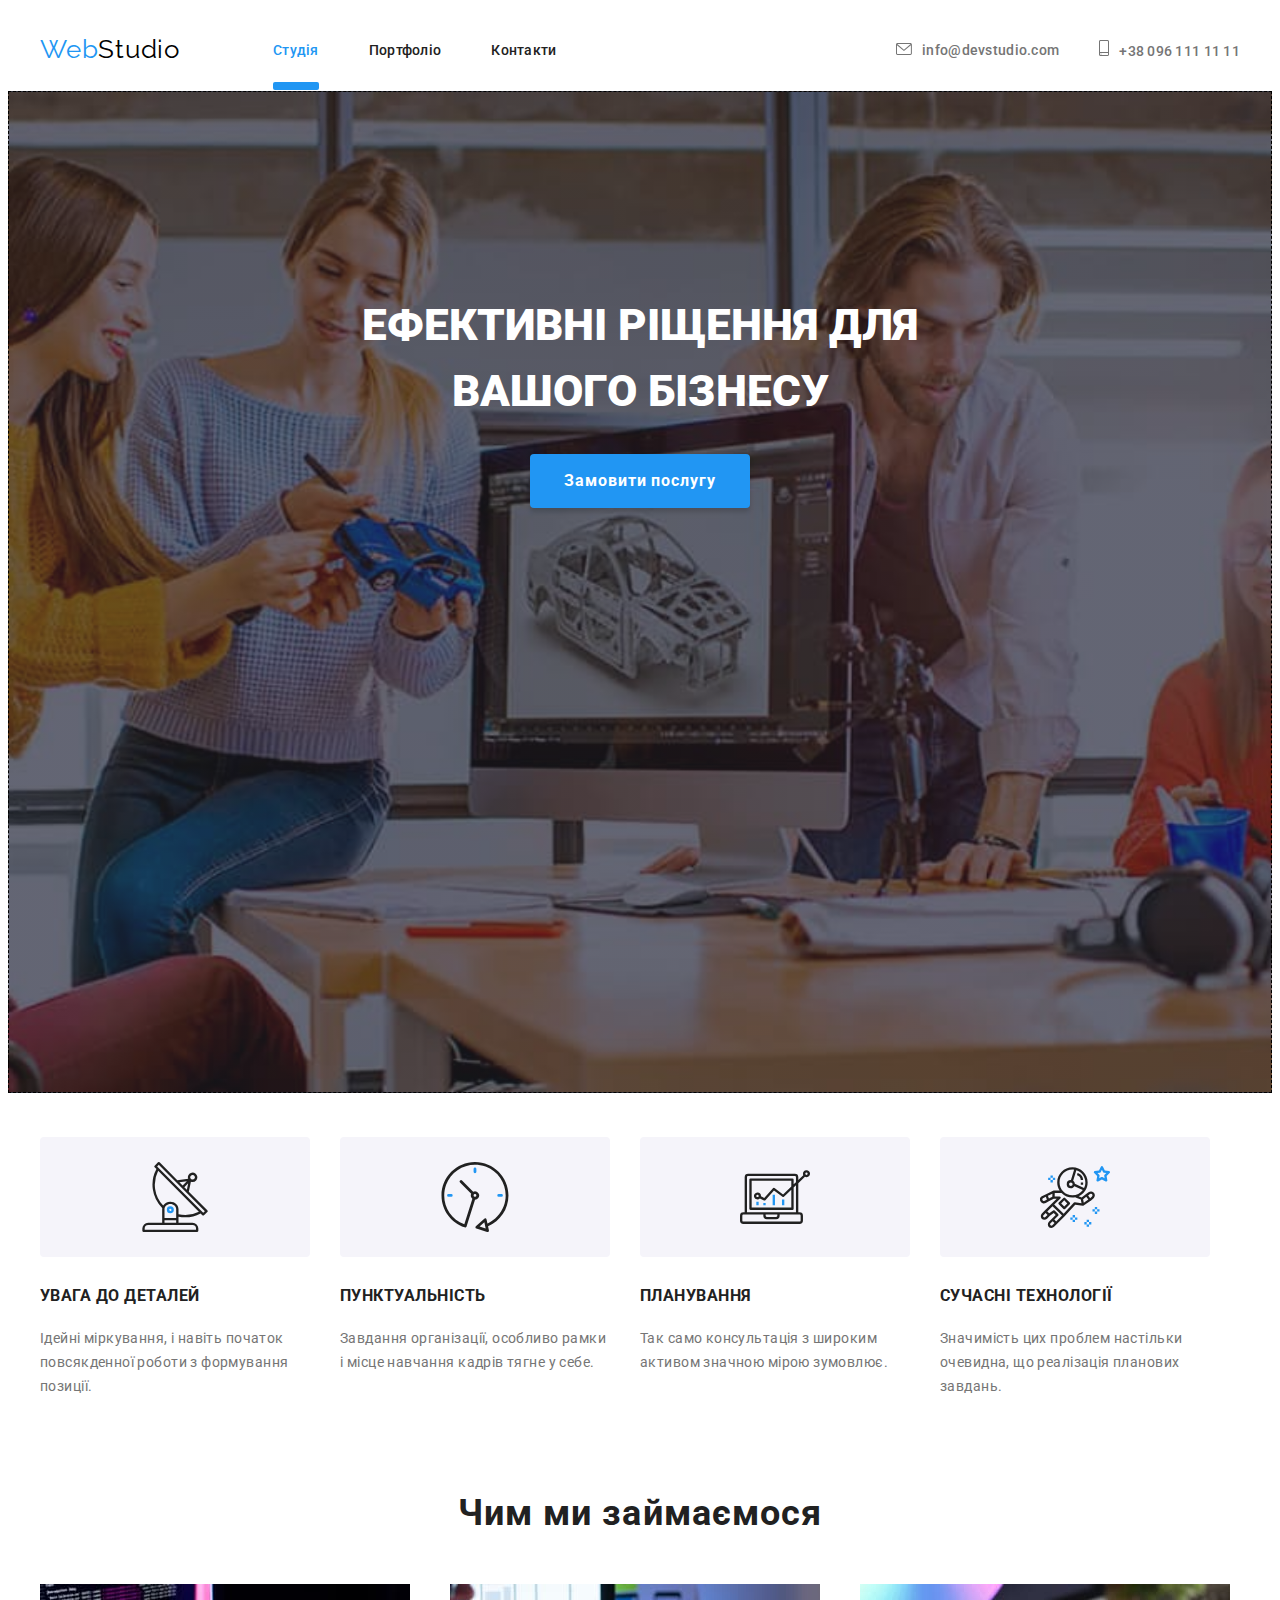
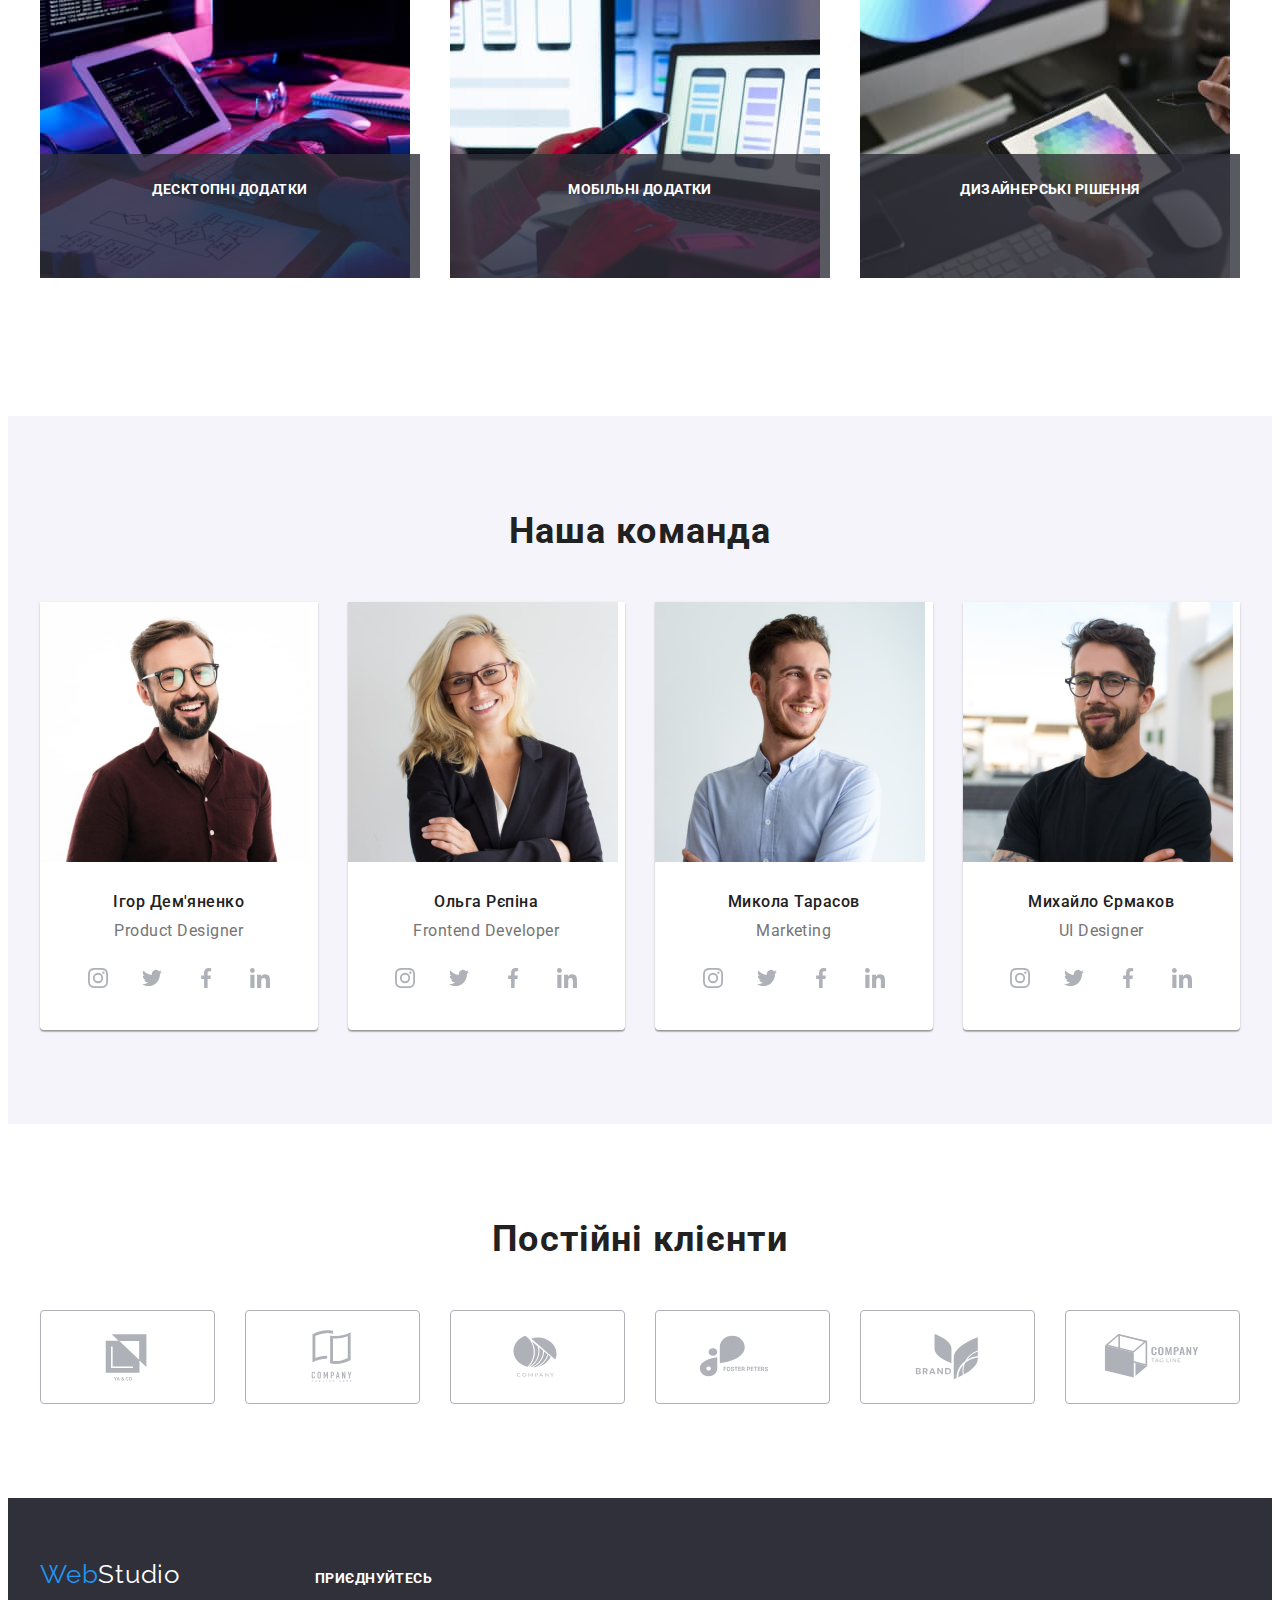
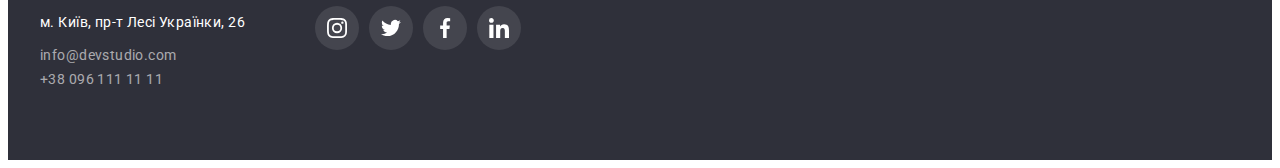
<file: index.html>
<!DOCTYPE html>
<html lang="uk">
  <head>
    <meta charset="UTF-8" />
    <meta name="viewport" content="width=device-width, initial-scale=1.0" />
    <link rel="preconnect" href="https://fonts.googleapis.com" />
    <link rel="preconnect" href="https://fonts.gstatic.com" crossorigin />
    <link
      href="https://fonts.googleapis.com/css2?family=Roboto:wght@400;500;700;900&display=swap"
      rel="stylesheet"
    />
    <link rel="preconnect" href="https://fonts.googleapis.com" />
    <link rel="preconnect" href="https://fonts.gstatic.com" crossorigin />
    <link
      href="https://fonts.googleapis.com/css2?family=Raleway:wght@700&display=swap"
      rel="stylesheet"
    />
    <link
      rel="stylesheet"
      href="https://cdnjs.cloudflare.com/ajax/libs/modern-normalize/1.1.0/modern-normalize.min.css"
      integrity="sha512-wpPYUAdjBVSE4KJnH1VR1HeZfpl1ub8YT/NKx4PuQ5NmX2tKuGu6U/JRp5y+Y8XG2tV+wKQpNHVUX03MfMFn9Q=="
      crossorigin="anonymous"
      referrerpolicy="no-referrer"
    />
    <link rel="stylesheet" href="./css/styles.css" />
    <title>WebStudio</title>
  </head>
  <body>
    <header class="navigation">
      <div class="container">
        <nav class="main-nav">
          <a class="logo-link" href="/index.html">Web<span class="logo-header">Studio</span></a>
          <ul class="site-nav">
            <li class="nav-unit first-unit"><a href="./index.html" class="link current-page">Студія</a></li>
            <li class="nav-unit"><a href="./portfolio.html" class="link">Портфоліо</a></li>
            <li class="nav-unit"><a href="#" class="link">Контакти</a></li>
          </ul>
        </nav>
        <ul class="contact">
          <li class="contact-unit">
            <a href="mailto:info@devstudio.com" class="link link-mail"
              ><svg class="icon-envelope"><use href="./images/icons.svg#icon-envelope"></use></svg>info@devstudio.com</a
            >
          </li >
          <li class="contact-unit">
            <a href="tel:+380961111111" class="link link-tel"
              ><svg class="icon-tel"><use href="./images/icons.svg#icon-smartphone"></use></svg>+38 096 111 11 11</a
            >
          </li>
        </ul>
      </div>
    </header>
    <main>
      <section class="bunner overlay">
        <div class="container">
        <h1 class="bunner-title">ЕФЕКТИВНІ РІЩЕННЯ ДЛЯ <br />ВАШОГО БІЗНЕСУ</h1>
        <button type="button" class="button" data-modal-open>Замовити послугу</button>
      </div>
      </section>
      <section class="benefits">
        <div class="container">
        <h2 class="hidden">Наші переваги</h2>
        <ul class="benefit-container">
          <li class="unit">
            <div class="benefit-item">
              <svg class="benefit-icon" width="70" height="70"><use href="./images/icons.svg#icon-antenna"></use></svg>
            </div>
            <h3 class="title-benefits">УВАГА ДО ДЕТАЛЕЙ</h3>
            <p class="article-benefits">
              Ідейні міркування, і навіть початок повсякденної роботи з
              формування позиції.
            </p>
          </li>
          <li class="unit">
            <div class="benefit-item">
              <svg class="benefit-icon" width="70" height="70"><use href="./images/icons.svg#icon-clock"></use></svg>
            </div>
            <h3 class="title-benefits">ПУНКТУАЛЬНІСТЬ</h3>
            <p class="article-benefits">
              Завдання організації, особливо рамки і місце навчання кадрів тягне
              у себе.
            </p>
          </li>
          <li class="unit">
            <div class="benefit-item">
              <svg class="benefit-icon" width="70" height="70"><use href="./images/icons.svg#icon-diagram"></use></svg>
            </div>
            <h3 class="title-benefits">ПЛАНУВАННЯ</h3>
            <p class="article-benefits">
              Так само консультація з широким активом значною мірою зумовлює.
            </p>
          </li>
          <li class="unit">
            <div class="benefit-item">
              <svg class="benefit-icon" width="70" height="70"><use href="./images/icons.svg#icon-astronaut"></use></svg>
            </div>
            <h3 class="title-benefits">СУЧАСНІ ТЕХНОЛОГІЇ</h3>
            <p class="article-benefits">
              Значимість цих проблем настільки очевидна, що реалізація планових
              завдань.
            </p>
          </li>
        </ul>
      </div>
      </section>
      <section class="our-work">
        <div class="container">
        <h2 class="section-title">Чим ми займаємося</h2>
        <ul class="work">
          <li class="work-item">
            <div class="image-box">
            <img src="./images/img1.jpg" width="370" alt="Десктопні додатки" />
            <p class="label">Десктопні додатки</p>
          </div>
          </li>
          <li class="work-item">
            <div class="image-box">
            <img src="./images/img2.jpg" width="370" alt="Мобільні додатки" />
            <p class="label">Мобільні додатки</p>
          </div>
          </li>
          <li class="work-item">
            <div class="image-box">
            <img src="./images/img3.jpg" width="370" alt="Дизайнерські рішення"/>
            <p class="label">Дизайнерські рішення</p>
          </div>
          </li>
        </ul>
      </div>
    </section>
    <section class="people section">
      <div class="container">
      <h2 class="section-people">Наша команда</h2>
      <ul class="people-list">
        <li class="people-items">
          <img src="./images/igor.jpg" width="270" alt="Ігор Дем'яненко" />
          <h3 class="section-people-h3">Ігор Дем'яненко</h3>
          <p class="people-article">Product Designer</p>
          <ul class="people-soc-list">
            <li class="people-soc-items"><a href="#" class="people-soc-link link"><svg class="people-social-icons" width="20" height="20"><use href="./images/icons.svg#icon-instagram"></use></svg></a></li>
            <li class="people-soc-items"><a href="#" class="people-soc-link link"><svg class="people-social-icons" width="20" height="20"><use href="./images/icons.svg#icon-twitter"></use></svg></a></li>
            <li class="people-soc-items"><a href="#" class="people-soc-link link"><svg class="people-social-icons" width="20" height="20"><use href="./images/icons.svg#icon-facebook"></use></svg></a></li>
            <li class="people-soc-items"><a href="#" class="people-soc-link link"><svg class="people-social-icons" width="20" height="20"><use href="./images/icons.svg#icon-linkedin"></use></svg></a></li>
          </ul>
        </li>
        <li class="people-items">
          <img src="./images/olga.jpg" width="270" alt="Ольга Рєпіна" />
          <h3 class="section-people-h3">Ольга Рєпіна</h3>
          <p class="people-article">Frontend Developer</p>
          <ul class="people-soc-list">
            <li class="people-soc-items"><a href="#" class="people-soc-link link"><svg class="people-social-icons" width="20" height="20"><use href="./images/icons.svg#icon-instagram"></use></svg></a></li>
            <li class="people-soc-items"><a href="#" class="people-soc-link link"><svg class="people-social-icons" width="20" height="20"><use href="./images/icons.svg#icon-twitter"></use></svg></a></li>
            <li class="people-soc-items"><a href="#" class="people-soc-link link"><svg class="people-social-icons" width="20" height="20"><use href="./images/icons.svg#icon-facebook"></use></svg></a></li>
            <li class="people-soc-items"><a href="#" class="people-soc-link link"><svg class="people-social-icons" width="20" height="20"><use href="./images/icons.svg#icon-linkedin"></use></svg></a></li>
          </ul>
        </li>
        <li class="people-items">
          <img src="./images/nick.jpg" width="270" alt="Микола Тарасов" />
          <h3 class="section-people-h3">Микола Тарасов</h3>
          <p class="people-article">Marketing</p>
          <ul class="people-soc-list">
            <li class="people-soc-items"><a href="#" class="people-soc-link link"><svg class="people-social-icons" width="20" height="20"><use href="./images/icons.svg#icon-instagram"></use></svg></a></li>
            <li class="people-soc-items"><a href="#" class="people-soc-link link"><svg class="people-social-icons" width="20" height="20"><use href="./images/icons.svg#icon-twitter"></use></svg></a></li>
            <li class="people-soc-items"><a href="#" class="people-soc-link link"><svg class="people-social-icons" width="20" height="20"><use href="./images/icons.svg#icon-facebook"></use></svg></a></li>
            <li class="people-soc-items"><a href="#" class="people-soc-link link"><svg class="people-social-icons" width="20" height="20"><use href="./images/icons.svg#icon-linkedin"></use></svg></a></li>
          </ul>
        </li>
        <li class="people-items">
          <img src="./images/mikhail.jpg" width="270" alt="Михайло Єрмаков" />
          <h3 class="section-people-h3">Михайло Єрмаков</h3>
          <p class="people-article">UI Designer</p>
          <ul class="people-soc-list">
            <li class="people-soc-items"><a href="#" class="people-soc-link link"><svg class="people-social-icons" width="20" height="20"><use href="./images/icons.svg#icon-instagram"></use></svg></a></li>
            <li class="people-soc-items"><a href="#" class="people-soc-link link"><svg class="people-social-icons" width="20" height="20"><use href="./images/icons.svg#icon-twitter"></use></svg></a></li>
            <li class="people-soc-items"><a href="#" class="people-soc-link link"><svg class="people-social-icons" width="20" height="20"><use href="./images/icons.svg#icon-facebook"></use></svg></a></li>
            <li class="people-soc-items"><a href="#" class="people-soc-link link"><svg class="people-social-icons" width="20" height="20"><use href="./images/icons.svg#icon-linkedin"></use></svg></a></li>
          </ul>
        </li>
      </ul>
    </div>
    </section>
    <section class="clients section">
      <div class="container">
     <h2 class="clients-title">Постійні клієнти</h2>
     <ul class="clients-list">
      <li class="clients-items"><a href="#" class="clients-link"><svg class="clients-icons" ><use href="./images/icons.svg#icon-client1"></use></svg></a></li>
      <li class="clients-items"><a href="#" class="clients-link"><svg class="clients-icons"><use href="./images/icons.svg#icon-client2"></use></svg></a></li>
      <li class="clients-items"><a href="#" class="clients-link"><svg class="clients-icons"><use href="./images/icons.svg#icon-client3"></use></svg></a></li>
      <li class="clients-items"><a href="#" class="clients-link"><svg class="clients-icons"><use href="./images/icons.svg#icon-client4"></use></svg></a></li>
      <li class="clients-items"><a href="#" class="clients-link"><svg class="clients-icons"><use href="./images/icons.svg#icon-client5"></use></svg></a></li>
      <li class="clients-items"><a href="#" class="clients-link"><svg class="clients-icons"><use href="./images/icons.svg#icon-client6"></use></svg></a></li>
     </ul>
    </div>
    </section>
    </main>
    <footer class="footer">
      <div class="container footer-container">
      <div class="first-column">
      <a class="logo-link" href="/index.html"
        >Web<span class="logo-footer">Studio</span></a>
      <address class="adress">
        <p class="footer-article">м. Київ, пр-т Лесі Українки, 26</p>
        <ul class="contact">
          <li class="mail">
            <a href="mailto:info@devstudio.com" class="link"
              >info@devstudio.com</a>
          </li>
          <li class="phone">
            <a href="tel:+380961111111" class="link">+38 096 111 11 11</a>
          </li>
        </ul>
      </address>
    </div>
    <div class="second-colum">
      <p class="join">ПРИЄДНУЙТЕСЬ</p>
      <ul class="our-soc-list">
        <li class="our-soc-items"><a href="#" class="our-soc-link link"><svg class="our-social-icons" width="20" height="20"><use href="./images/icons.svg#icon-instagram"></use></svg></a></li>
        <li class="our-soc-items"><a href="#" class="our-soc-link link"><svg class="our-social-icons" width="20" height="20"><use href="./images/icons.svg#icon-twitter"></use></svg></a></li>
        <li class="our-soc-items"><a href="#" class="our-soc-link link"><svg class="our-social-icons" width="20" height="20"><use href="./images/icons.svg#icon-facebook"></use></svg></a></li>
        <li class="our-soc-items"><a href="#" class="our-soc-link link"><svg class="our-social-icons" width="20" height="20"><use href="./images/icons.svg#icon-linkedin"></use></svg></a></li>
      </ul>
      </div>
    </div>
    </footer>
    <div class="backdrop is-hidden" data-modal>
      <div class="modal">
      <button data-modal-close class="btn-close"><svg class="icon-close" width="11" height="11"><use href="./images/icons.svg#icon-close"></use></svg></button>
      </div>
      </div>
    <script src="./js/modal.js"></script>
  </body>
</html>
</file>
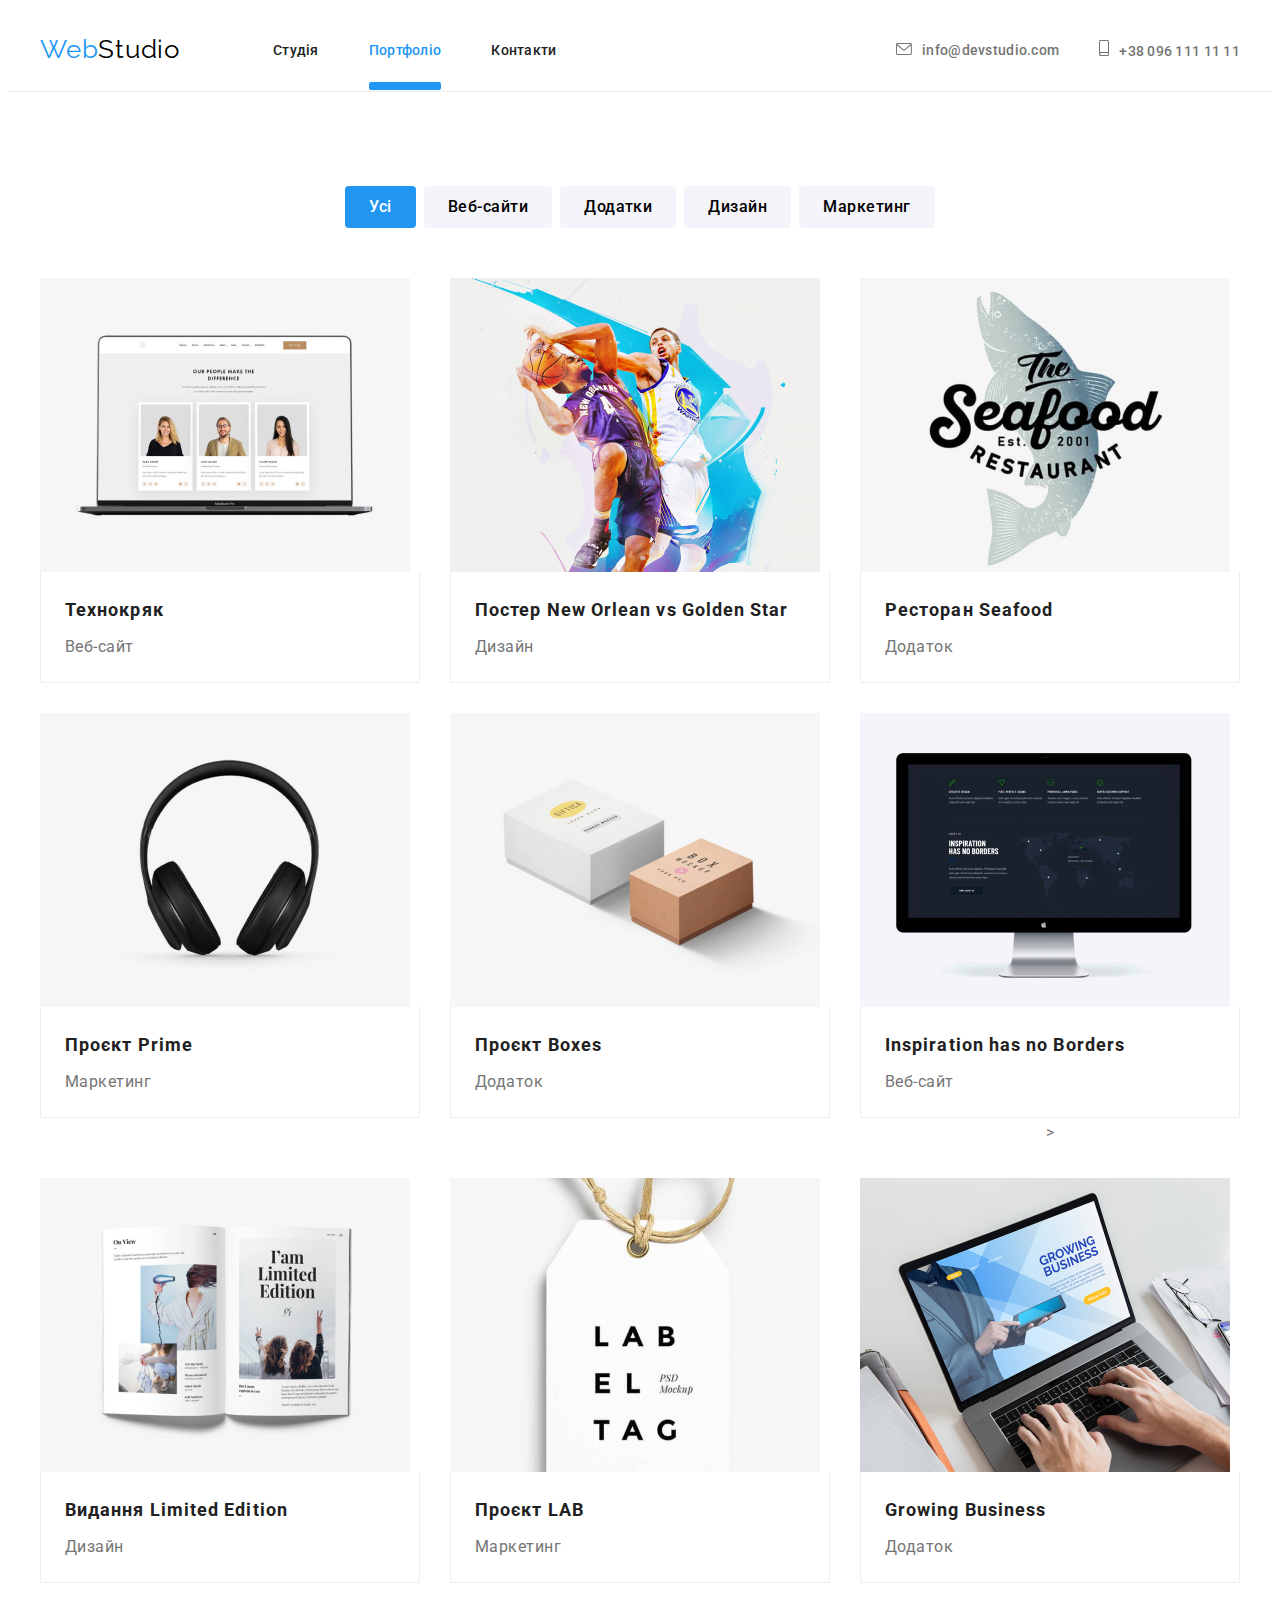
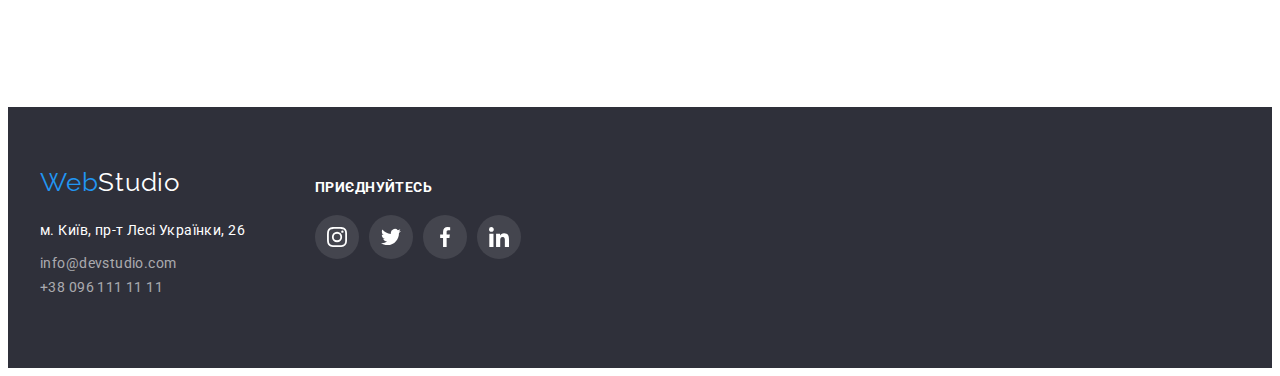
<file: portfolio.html>
<!DOCTYPE html>
<html lang="uk">
<head>
    <meta charset="UTF-8">
    <meta name="viewport" content="width=device-width, initial-scale=1.0">
    <link rel="preconnect" href="https://fonts.googleapis.com">
    <link rel="preconnect" href="https://fonts.gstatic.com" crossorigin>
    <link href="https://fonts.googleapis.com/css2?family=Roboto:wght@400;500;700;900&display=swap" rel="stylesheet">
    <link rel="preconnect" href="https://fonts.googleapis.com">
    <link rel="preconnect" href="https://fonts.gstatic.com" crossorigin>
    <link href="https://fonts.googleapis.com/css2?family=Raleway:wght@700&display=swap" rel="stylesheet">
    <link
    rel="stylesheet"
    href="https://cdnjs.cloudflare.com/ajax/libs/modern-normalize/1.1.0/modern-normalize.min.css"
    integrity="sha512-wpPYUAdjBVSE4KJnH1VR1HeZfpl1ub8YT/NKx4PuQ5NmX2tKuGu6U/JRp5y+Y8XG2tV+wKQpNHVUX03MfMFn9Q=="
    crossorigin="anonymous"
    referrerpolicy="no-referrer"
  />
  <link rel="stylesheet" href="./css/styles.css">
    <title>Document</title>
</head>
<body>
  <header class="navigation portfolio-navigation">
    <div class="container">
      <nav class="main-nav">
        <a class="logo-link" href="/index.html">Web<span class="logo-header">Studio</span></a>
        <ul class="site-nav">
          <li class="nav-unit first-unit"><a href="./index.html" class="link">Студія</a></li>
          <li class="nav-unit"><a href="./portfolio.html" class="link current-page">Портфоліо</a></li>
          <li class="nav-unit"><a href="#" class="link">Контакти</a></li>
        </ul>
      </nav>
      <ul class="contact">
        <li class="contact-unit">
          <a href="mailto:info@devstudio.com" class="link link-mail"
            ><svg class="icon-envelope"><use href="./images/icons.svg#icon-envelope"></use></svg>info@devstudio.com</a
          >
        </li >
        <li class="contact-unit">
          <a href="tel:+380961111111" class="link link-tel"
            ><svg class="icon-tel"><use href="./images/icons.svg#icon-smartphone"></use></svg>+38 096 111 11 11</a
          >
        </li>
      </ul>
    </div>
  </header>
    <main>
        <section class="portfolio section">
            <div class="container">
            <h2 class="hidden">Портфоліо</h2>
        <ul class="portfolio-button">
            <li class="item"><button type="button" class="button active-button">Усі</button></li>
            <li class="item"><button type="button" class="button">Веб-сайти</button></li>
            <li class="item"><button type="button" class="button">Додатки</button></li>
            <li class="item"><button type="button" class="button">Дизайн</button></li>
            <li class="item"><button type="button" class="button">Маркетинг</button></li>
        </ul>
        <ul class="projects">
            <li class="item">
              <a class="project-site" href="#">
                <div class="project-site">
                 <div class="image" >
                  <img src="./images/tekno.jpg" width="370" alt="Технокряк">
                <div class="popup-box"><p class="popup-text">Ресурс пропонує комплексні пропозиції з різним рівнем функціоналу та сервісів. Все це дозволить відвідувачу отримати вичерпні відомості про компанію чи приватну особу.</p>
                </div>
                </div>
                <div class="projects-box">
                <h3 class="title">Технокряк</h3>
                <p>Веб-сайт</p>
              </div>
                </div>
              </a>
            </li>
            <li class="item">
              <a class="project-site" href="#">
                <div class="project-site">
                <div class="image" >
                <img src="./images/poster.jpg" width="370" alt="Постер New Orlean vs Golden Star">
              <div class="popup-box"><p class="popup-text">Ресурс пропонує комплексні пропозиції з різним рівнем функціоналу та сервісів. Все це дозволить відвідувачу отримати вичерпні відомості про компанію чи приватну особу.</p>
              </div>
              </div>
                <div class="projects-box">
                <h3 class="title">Постер New Orlean vs Golden Star</h3>
                <p>Дизайн</p></div>
              </div>
            </a>
            </li>
            <li class="item">
                <a class="project-site" href="#">
                <div class="project-site">
                  <div class="image" >
                    <img src="./images/resto.jpg" width="370" alt="Ресторан Seafood">
                <div class="popup-box"><p class="popup-text">Ресурс пропонує комплексні пропозиції з різним рівнем функціоналу та сервісів. Все це дозволить відвідувачу отримати вичерпні відомості про компанію чи приватну особу.</p>
                </div>
                </div>
                <div class="projects-box">
                <h3 class="title">Ресторан Seafood</h3>
                <p>Додаток</p></div>
                </div></a>
            </li>
            <li class="item">
                <a class="project-site" href="#">
                <div class="project-site">
                <div class="image" >
                  <img src="./images/prime.jpg" width="370" alt="Проєкт Prime">
              <div class="popup-box"><p class="popup-text">Ресурс пропонує комплексні пропозиції з різним рівнем функціоналу та сервісів. Все це дозволить відвідувачу отримати вичерпні відомості про компанію чи приватну особу.</p>
              </div>
              </div>
                <div class="projects-box">
                <h3 class="title">Проєкт Prime</h3>
                <p>Маркетинг</p></div>
                </div></a>
            </li>
            <li class="item">
                <a class="project-site" href="#">
                <div class="project-site">
                <div class="image" >
                  <img src="./images/boxes.jpg" width="370" alt="Проєкт Boxes">
              <div class="popup-box"><p class="popup-text">Ресурс пропонує комплексні пропозиції з різним рівнем функціоналу та сервісів. Все це дозволить відвідувачу отримати вичерпні відомості про компанію чи приватну особу.</p>
              </div>
              </div>
                <div class="projects-box">
                <h3 class="title">Проєкт Boxes</h3>
                <p>Додаток</p></div>
                </div></a>
            </li>
            <li class="item">
                <a class="project-site" href="#">
                <div class="project-site">
                
                <div class="image" >
                  <img src="./images/inspiration.jpg" width="370" alt="Inspiration has no Borders">
              <div class="popup-box"><p class="popup-text">Ресурс пропонує комплексні пропозиції з різним рівнем функціоналу та сервісів. Все це дозволить відвідувачу отримати вичерпні відомості про компанію чи приватну особу.</p>
              </div>
              </div>
                <div class="projects-box">
                <h3 class="title">Inspiration has no Borders</h3>
                <p>Веб-сайт</p></div>
                </div></a>>
            </li>
            <li class="item">
                <a class="project-site" href="#">
                <div class="project-site">
                
                <div class="image" >
                  <img src="./images/vidannya.jpg" width="370" alt="Видання Limited Edition">
              <div class="popup-box"><p class="popup-text">Ресурс пропонує комплексні пропозиції з різним рівнем функціоналу та сервісів. Все це дозволить відвідувачу отримати вичерпні відомості про компанію чи приватну особу.</p>
              </div>
              </div>
                <div class="projects-box">
                <h3 class="title">Видання Limited Edition</h3>
                <p>Дизайн</p></div>
                </div></a>              
            </li>
            <li class="item">
                <a class="project-site" href="#">
                <div class="project-site">
                
                <div class="image" >
                  <img src="./images/lab.jpg" width="370" alt="Проєкт LAB">
              <div class="popup-box"><p class="popup-text">Ресурс пропонує комплексні пропозиції з різним рівнем функціоналу та сервісів. Все це дозволить відвідувачу отримати вичерпні відомості про компанію чи приватну особу.</p>
              </div>
              </div>
                <div class="projects-box">
                <h3 class="title">Проєкт LAB</h3>
                <p>Маркетинг</p></div>
                </div></a>
            </li>
            <li class="item">
                <a class="project-site" href="#">
                <div class="project-site">
                
                <div class="image" >
                  <img src="./images/business.jpg" width="370" alt="Growing Business">
              <div class="popup-box"><p class="popup-text">Ресурс пропонує комплексні пропозиції з різним рівнем функціоналу та сервісів. Все це дозволить відвідувачу отримати вичерпні відомості про компанію чи приватну особу.</p>
              </div>
              </div>
                <div class="projects-box">
                <h3 class="title">Growing Business</h3>
                <p>Додаток</p></div>
                </div></a>
            </li>
        </ul>
    </div>
        </section>
    </main>
    <footer class="footer">
      <div class="container">
        <ul class="footer-colums">
          <li class="first-column">
      <a class="logo-link" href="/index.html"
        >Web<span class="logo-footer">Studio</span></a      >
      <address class="adress">
        <p class="footer-article">м. Київ, пр-т Лесі Українки, 26</p>
        <ul class="contact">
          <li class="mail">
            <a href="mailto:info@devstudio.com" class="link"
              >info@devstudio.com</a
            >
          </li>
          <li class="phone">
            <a href="tel:+380961111111" class="link">+38 096 111 11 11</a>
          </li>
        </ul>
      </address>
    </li>
    <li class="second-column">
      <p class="join">ПРИЄДНУЙТЕСЬ</p>
      <ul class="our-soc-list">
        <li class="our-soc-items"><a href="#" class="our-soc-link link"><svg class="our-social-icons" width="20" height="20"><use href="./images/icons.svg#icon-instagram"></use></svg></a></li>
        <li class="our-soc-items"><a href="#" class="our-soc-link link"><svg class="our-social-icons" width="20" height="20"><use href="./images/icons.svg#icon-twitter"></use></svg></a></li>
        <li class="our-soc-items"><a href="#" class="our-soc-link link"><svg class="our-social-icons" width="20" height="20"><use href="./images/icons.svg#icon-facebook"></use></svg></a></li>
        <li class="our-soc-items"><a href="#" class="our-soc-link link"><svg class="our-social-icons" width="20" height="20"><use href="./images/icons.svg#icon-linkedin"></use></svg></a></li>
      </ul>
    </li>
    </ul>
    </div>
    </footer>
</body>
</html>
</file>
<file: css/styles.css>
:root {
  --mainbackground: #ffffff;
  --darckbackground: #2f303a;
  --maintxt-color: #757575;
  --text-color: #212121;
  --lighttxt-color: #ffffff;
  --link-color: #2196f3;
  --logoblack: #000000;
  --background-comand: #f5f4fa;
  --active-button: #188ce8;
  --timing-function: cubic-bezier(0.4, 0, 0.2, 1);
}

body {
  background-color: var(--background);
  font-family: roboto, sans-serif;
  font-weight: 400;
  font-size: 14px;
  line-height: calc(24 / 14);
  color: var(--maintxt-color);
}

p,
h1,
h2,
h3,
h4,
h5,
h6,
ul, ol {
  margin: 0px;
}

ul, ol {
  list-style: none;
  padding: 0px;
}

.hidden {
  position: absolute;
  width: 1px;
  height: 1px;
  margin: -1px;
  border: 0;
  padding: 0;
  white-space: nowrap;
  clip-path: inset(100%);
  clip: rect(0 0 0 0);
  overflow: hidden;
}

 img {
  display: block;
  max-width: 100%;
  height: auto;
}

.container {
  width: 1200px;
  padding: 0 15px;
  margin: auto;
}

.section {
  padding-top: 94px;
  padding-bottom: 94px;
}


/*---НАВІГАЦІЯ---*/
.portfolio-navigation { 
 border-bottom: 1px solid #ECECEC;
}

.navigation .container {
  display: flex;
  align-items: center;
}

.navigation .main-nav {
  display: flex;
}

.contact-unit:not(:last-child) {
  margin-right: 40px;
}

.navigation .first-unit {
  margin-left: 93px;
}

.navigation .site-nav {
  display: flex;
  align-items: center;
}

.nav-unit {position: relative;}
.site-nav .link::after {
content: "";
position: absolute;
left: 0;
bottom: 0;
display: block;
background-color: var(--link-color);
height: 4px;
width: 100%;
border-radius: 2px;
opacity: 0;
transition: opacity 250ms var(--timing-function);
}
.site-nav .link:hover::after,
.site-nav .link:focus::after {
opacity: 1;
}

.site-nav .current-page::after{
  content: "";
  position: absolute;
  left: 0;
  bottom: 0;
  display: block;
  background-color:var(--link-color);
  height: 4px;
  width: 100%;
  border-radius: 2px;
  opacity:1 ;
}

.navigation .contact {
  display: flex;
  align-items: center;
  margin-left: auto;
}

.logo-link {
  color: var(--link-color);
  align-self: center;
}

.logo-header {
  color: var(--logoblack);
}

.navigation .nav-unit + .nav-unit {
  margin-left: 50px;
}

.logo-link,
.logo-header,
.logo-footer {
  font-family: raleway, sans-serif;
  line-height: calc(31 / 26);
  font-size: 26px;
  letter-spacing: 0.03em;
  text-decoration: none;
}

.navigation .link {
  display: block;
  padding-top: 32px;
  padding-bottom: 32px;
  font-family: roboto, sans-serif;
  font-weight: 500;
  line-height: calc(16 / 14);
  letter-spacing: 0.02em;
  color: var(--text-color);
  list-style: none;
  text-decoration: none;
  transition: color 250ms var(--timing-function);
}

.navigation .current-page {
  color: var(--link-color);
}
.navigation .current-page::after {
  content: "";
  position: absolute;
  left: 0;
  bottom: 0;
  display: block;
  border-bottom: 4px solid #2196F3;
  width: 100%;
  border-radius: 2px;}

.contact .link-mail,
.contact .link-tel {
  color: var(--maintxt-color);
  transition: color 250ms var(--timing-function);
}

.icon-envelope {
  width: 16px;
  height: 12px;
  margin-right: 10px;
  fill: currentColor;}

.icon-tel {
  width: 10px;
  height: 16px;
  margin-right: 10px;
  fill: currentColor;}

.contact-unit {
  color: var(--maintxt-color);
  display: flex;
  justify-items: center;
  }

.link:hover,
.link:focus {
  color: var(--link-color);
}

link {
  color: var(--text-color);

}

/*---БАННЕР---*/
.bunner,
footer {
  background-color: var(--darckbackground);
  color: var(--lighttxt-color);
}

.bunner{
max-width: 1600px;
height: 600px;
margin-left: auto;
margin-right: auto;
border: 1px dashed black;
background-image: linear-gradient( rgba(47, 48, 58, 0.4),
rgba(47, 48, 58, 0.4)), 
url(../images/bunner.jpg);

background-repeat: no-repeat;
background-position: center;
background-size:cover ;
}

.bunner-title {
  text-align: center;
  font-weight: 900;
  font-size: 44px;
  line-height: calc(66 / 44);
  margin-bottom: 30px;
}

.bunner {
  padding-top: 200px;
  padding-bottom: 200px;
  text-align: center;
}

.bunner .button {
  padding: 10px 32px;
  border-radius: 4px;
  border-color: transparent;
  background-color: var(--link-color);
  color: var(--lighttxt-color);
  cursor: pointer;
  font-family: roboto, sans-serif;
  text-align: center;
  font-weight: 700;
  font-size: 16px;
  line-height: calc(30 / 16);
  letter-spacing: 0.06em;
  box-shadow: 0px 4px 4px rgba(0, 0, 0, 0.15);
  transition: background-color 250ms var(--timing-function);
}

.bunner .button:hover,
.bunner .button:focus {
  background-color: var(--active-button);
  transition: background-color 250ms var(--timing-function);

}

/*---ПЕРЕВАГИ---*/
.benefits {padding-top: 44px;}
.benefit-container {
  display: flex;
}

.benefits .unit {
  flex-basis: calc((100% - 120px) / 4);
}

.benefits .unit + .unit {
  margin-left: 30px;
}

.title-benefits {
  margin-bottom: 20px;
  font-weight: 700;
  line-height: calc(16 / 14);
  letter-spacing: 0.03em;
  color: var(--text-color);
}

.benefit-item {
  display: flex;
  content: "";
  height: 120px;
  border-radius: 4px;
  background-color: #F5F4FA;
  margin-bottom: 30px;
  align-items: center;
  justify-content: center;
}

.benefit-icon {
  width: 70px;
  height: 70px;
}

.article-benefits {
  line-height: calc(24 / 14);
  letter-spacing: 0.03em;
  color: var(--maintxt-color);
}

/*---Чим ми займаємося---*/
.our-work {padding-bottom: 138px;
padding-top: 94px;}

.container .work {
  display: flex;
}
.work-item {
  width: calc((100% - 60px) / 3);
}
.work-item + .work-item {
  margin-left: 30px;
}

.image-box {position: relative;}
.label {
  position: absolute;
  bottom: 0;
  width: 100%;
  height: 70px;
  padding-top: 27px;
  padding-bottom: 27px;
  background-color: rgba(47, 48, 58, 0.8);
  color: var(--lighttxt-color);
  font-weight: 700;
  line-height: calc(16 / 14);
  text-align: center;
  letter-spacing: 0.03em;
  text-transform: uppercase;
 
}

.section-title,
.section-people,
.clients-title {
  margin-bottom: 50px;
  color: var(--text-color);
  font-weight: 700;
  font-size:36px;
  line-height: calc(42 / 36);
  text-align: center;
  letter-spacing: 0.03em;
}

/*---ЛЮДИ---*/
.people {
  background-color: var(--background-comand);
}
.people-list {
  display: flex;
}
.people-items {
  width: calc((100% - 90px) / 4);
  background: var(--mainbackground);
  box-shadow: 0px 1px 3px rgba(0, 0, 0, 0.12), 0px 1px 1px rgba(0, 0, 0, 0.14), 0px 2px 1px rgba(0, 0, 0, 0.2);
  border-radius: 0px 0px 4px 4px;
}
.people-items + .people-items {
  margin-left: 30px;
}

.section-people-h3 {
  margin-top: 30px;
  margin-bottom: 10px;
  font-weight: 500;
  font-size: 16px;
  line-height: calc(19 / 16);
  text-align: center;
  letter-spacing: 0.03em;
  color: var(--text-color);
}

.people-article {
  margin-bottom: 16px;
  font-size: 16px;
  line-height: calc(19 / 16);
  text-align: center;
  letter-spacing: 0.03em;
  color: var(--maintxt-color);
}
.people-soc-list {
  display: flex;
  justify-content: center;
  align-items: center;
  margin-bottom: 30px;
}
.people-soc-items {
  width: 44px;
  height: 44px;
}

.people-soc-items:not(:last-child)
 {margin-right: 10px;}

 .people-soc-link {
  width: 100%;
  height: 100%;
  display: flex;
  border-radius: 50%;
  background-color:var(--mainbackground);
  justify-content: center;
  align-items: center;
  fill:#AFB1B8;
  transition: fill 250ms var(--timing-function),
              background-color 250ms var(--timing-function);
 }
 .people-soc-link:hover,
 .people-soc-link:focus {
  fill: var(--lighttxt-color);
  background-color: var(--link-color);
  transition: fill 250ms var(--timing-function),
  background-color 250ms var(--timing-function);

 }
 .people-soc-link:hover .people-soc-icons,
 .people-soc-link:focus .people-soc-icons{
  fill: var(--lighttxt-color);
  transition: fill 250ms var(--timing-function);
 }

.people-soc-icons {
  fill: #AFB1B8;

}

/*Постійні клієнти*/
.clients-list {
  display: flex;

}
.clients-items {

  flex-basis: calc((100% - 150px) / 6);
}
  
  .clients-items + .clients-items {
    margin-left: 30px;
  }


  .clients-link {
    display: flex;
    justify-content:center;
    align-items: center;
    padding:16px 32px;
    border: 1px solid #AFB1B8;
    border-radius: 4px;
    fill:#AFB1B8;
    transition: fill 250ms var(--timing-function), border 250ms var(--timing-function);
  }
  .clients-icons {    width: 106px;
    height: 60px;
  
}

  .clients-link:hover,
  .clients-link:focus {
    fill:var(--link-color);
    border: 1px solid #2196F3;
    transition: fill 250ms var(--timing-function), border 250ms var(--timing-function);
 }
 .clients-icons:hover,
 .clients-icons:focus {
  fill:var(--link-color);
  transition: fill 250ms var(--timing-function);}


/*---FOOTER---*/
footer {
  background-color: var(--darckbackground);
  color: var(--lighttxt-color);
}
.footer {
  padding-top: 60px;
  padding-bottom: 60px;
}

.footer .adress {
  margin-top: 20px;
  margin-bottom: 9px;
}

.logo-footer {
  color: var(--lighttxt-color);
}

.footer-article {
  margin-bottom: 9px;
  font-style: normal;
  line-height: calc(24 / 14);
  letter-spacing: 0.03em;
}

.footer .link {
  text-align: left;
  color: rgba(255, 255, 255, 0.6);
  font-style: normal;
  line-height: calc(24 / 14);
  letter-spacing: 0.03em;
  text-decoration: none;
  transition: fill 250ms var(--timing-function), 
            background-color 250ms var(--timing-function);
}

.footer .link-mail {
  margin-bottom: 9px;
}

.contact .link:hover,
.contact .link:focus {
  color: var(--link-color);
  fill: var(--link-color);
  transition: fill 250ms var(--timing-function), 
              color 250ms var(--timing-function);
}

.join {
font-weight: 700;
line-height: calc(16 / 14);
letter-spacing: 0.03em;
text-transform: uppercase;
margin-bottom: 20px;
}

.our-soc-list {
  display: flex;
}
.our-soc-items {
  width: 44px;
  height: 44px;
}

.our-soc-items:not(:last-child)
 {margin-right: 10px;}

 .our-soc-link {
  width: 100%;
  height: 100%;
  display: flex;
  border-radius: 50%;
  background-color:rgba(255, 255, 255, 0.1);
  justify-content: center;
  align-items: center;
  fill:#ffffff;
  transition: background-color 250ms var(--timing-function);
 }
 .our-soc-link:hover,
 .our-soc-link:focus {
  background-color:var(--link-color);
  transition: background-color 250ms var(--timing-function);
 }
 .our-soc-link:hover .people-soc-icons,
 .our-soc-link:focus .people-soc-icons{
  fill: var(--lighttxt-color);
 }
 .footer-colums {display: flex;}
 .first-column {margin-right: 70px;}

 .footer-container {
  display: flex;
  align-items: baseline;
 }
 .join{margin-top: 12px;}

/*---ПОРТФОЛІО---*/
.portfolio {
  background-color: var(--mainbackground);
  font-family: roboto, sans-serif;
  font-size: 16px;
  line-height: calc(30 / 16);
  letter-spacing: 0.03em;
  color: var(--maintxt-color);
  text-align: center;
}

.portfolio-button {
  display: flex;
  justify-content: center;
  margin-bottom: 50px;
}

.portfolio .title {
  margin-bottom: 4px;
  font-family: roboto, sans-serif;
  color: var(--text-color);
  font-weight: 700;
  font-size: 18px;
  line-height: calc(36 / 18);
  letter-spacing: 0.06em;
}
.image {
  position:relative;
  overflow: hidden;
}
.popup-box {
  width: 100%;
  height: 100%;
  position: absolute;
  background-color:rgba(33, 150, 243, 0.9);
  top: 0;
  left: 0;
  transform: translateY(100%);
  transition: transform 250ms var(--timing-function);
}

.project-site:hover .popup-box,
.project-site:focus .popup-box{
  transform: translateY(0);}

.projects .popup-text{
  position: absolute;
  bottom: 0;
  padding: 63px 24px;
  font-size: 18px;
  line-height: calc(28 / 18);
  letter-spacing: 0.03em;
  color: var(--lighttxt-color);
  opacity: 0;
  transition: opacity 250ms var(--timing-function);
  }

  .project-site:hover .popup-text,
  .project-site:focus .popup-text{
    opacity: 1;
    transition: opacity 250ms var(--timing-function);}


.portfolio .button {
  border-radius: 4px;
  padding: 6px 22px;
  border-color: transparent;
  background-color: var(--background-comand);
  cursor: pointer;
  font-family: roboto, sans-serif;
  font-weight: 500;
  font-size: 16px;
  line-height: calc(26 / 16);
  letter-spacing: 0.03em;

  transition: background-color 250ms var(--timing-function),
  color 250ms var(--timing-function), box-shadow 250ms var(--timing-function);
}

.portfolio-button .item + .item {
  margin-left: 8px;
}

.portfolio .active-button {
  background-color: var(--link-color);
  color: var(--lighttxt-color);

}

.button:hover,
.button:focus {
  background-color: var(--link-color);
  color: var(--lighttxt-color);
  box-shadow: 0px 3px 1px rgba(0, 0, 0, 0.1), 0px 1px 2px rgba(0, 0, 0, 0.08), 0px 2px 2px rgba(0, 0, 0, 0.12);
  border-radius: 4px;
  transition: background-color 250ms var(--timing-function), box-shadow 250ms var(--timing-function),
  color 250ms var(--timing-function);
}

.projects {
  display: flex;
  flex-wrap: wrap;
}

.projects-box {
  border-left: 1px solid #eeeeee; 
  border-right: 1px solid #eeeeee;
  border-bottom: 1px solid #eeeeee;
  padding: 20px 24px;
  transition: box-shadow 250ms var(--timing-function);}

.projects .title,
.projects p {
  text-align: left;
}

.projects .item {
  flex-basis: calc((100% - 60px) / 3); 
  margin-right: 30px;
}
.projects .item:nth-child(3n) {
  margin-right: 0;
}

.projects .item:not(:nth-last-child(3)) {
  margin-bottom: 30px;
}

.projects p {
  color:var(--maintxt-color);
}

.title-portfolio {
  font-weight: 700;
  font-size: 18px;
  line-height: calc(36 / 18);
  letter-spacing: 0.06em;
  color: var(--text-color);
}

.projects .project-site:hover,
.projects .project-site:focus {
  box-shadow: 0px 1px 1px rgba(0, 0, 0, 0.12), 0px 4px 4px rgba(0, 0, 0, 0.06), 1px 4px 6px rgba(0, 0, 0, 0.16);
  transition: box-shadow 250ms var(--timing-function);
}

.project-site{
  text-decoration: none;
}

/*МОДАЛЬНОЕ ОКНО*/
 .backdrop {
  position: fixed;
  top: 0;
  left: 0;
  width: 100%;
  height: 100%;
  background-color: rgba(0, 0, 0, 0.2);
  transition: opacity 250ms cubic-bezier(0.4, 0, 0.2, 1), visibility 250ms cubic-bezier(0.4, 0, 0.2, 1);
 }

 .backdrop.is-hidden{
  opacity: 0;
  visibility: hidden;
  pointer-events: none;
 }

 .modal {
  position: absolute;
  top: 50%;
  left: 50%;
  transform: translate(-50%, -50%);
  padding: 40px 40px;
  width: 528px;
  min-height: 581px;
  background-color: var(--mainbackground);
  border-radius: 4px;

  transition: translate(-50%, -50%) scale(1);
  transition: transform 250ms var(--timing-function);
 }

 .backdrop.is-hidden .modal {
  transform: translate(-50%,-50%) scaleY(0);
 }


 .btn-close{
  position: absolute;
  right: 8px;
  top: 8px;
  width: 30px;
  height: 30px;
  display: flex;
  border-radius: 50%;
  border: 1px solid rgba(0, 0, 0, 0.1);
  justify-content: center;
  align-items: center;
  background: transparent;
  fill: var(--logoblack);
  cursor: pointer;
 }

 .close-icon:hover,
 .close-icon:focus {
  fill:var(--active-button);
 }
</file>
